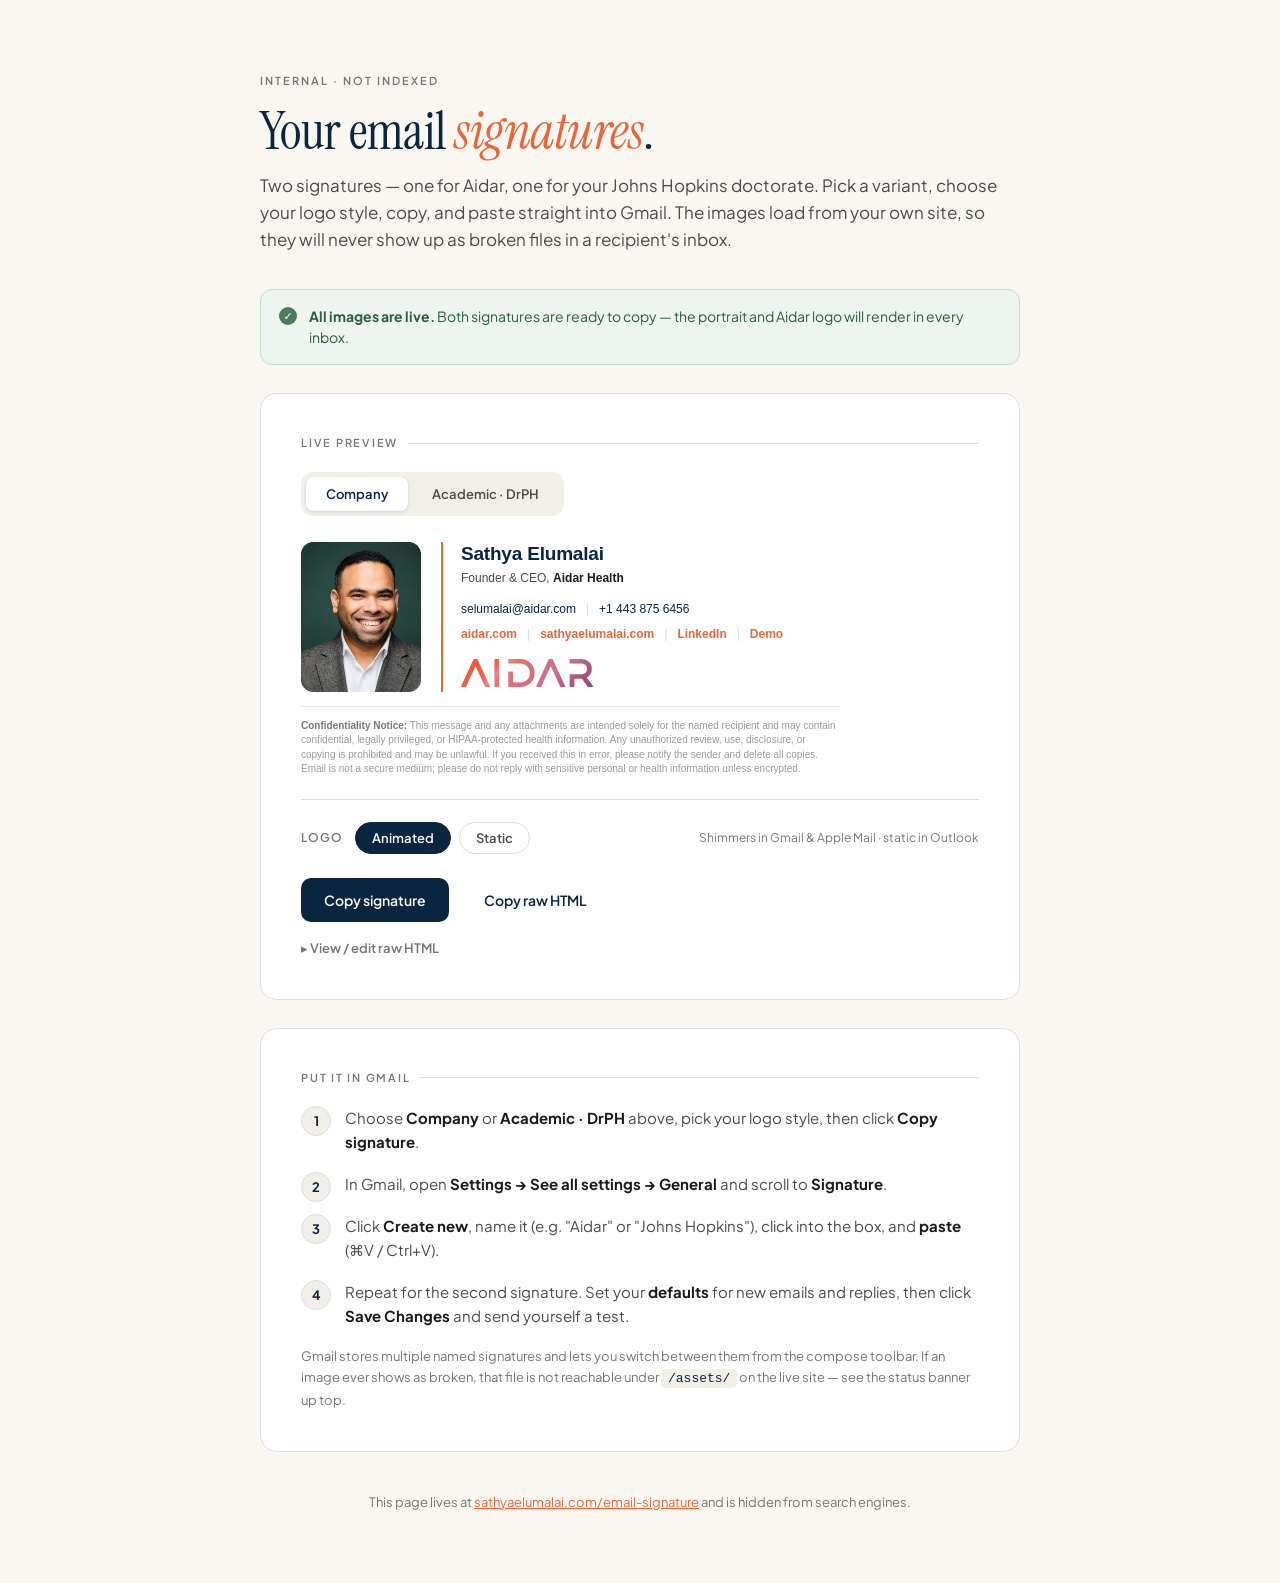
<file: email-signature/index.html>
<!DOCTYPE html>
<html lang="en">
<head>
<meta charset="UTF-8">
<meta name="viewport" content="width=device-width, initial-scale=1.0">
<meta name="robots" content="noindex, nofollow">
<title>Email Signature · Sathya Elumalai</title>
<link rel="preconnect" href="https://fonts.googleapis.com">
<link rel="preconnect" href="https://fonts.gstatic.com" crossorigin>
<link href="https://fonts.googleapis.com/css2?family=Instrument+Serif:ital@0;1&family=Plus+Jakarta+Sans:wght@400;500;600;700&display=swap" rel="stylesheet">
<style>
  /* ---- Page chrome only. The signature itself uses inline, email-safe styles. ---- */
  :root {
    --anchor: #0A2540;
    --pulse:  #E5673A;
    --bone:   #FAF7F2;
    --bone-soft: #F2EFE9;
    --ink:    #1A1A1A;
    --ink-soft: #4B4B4B;
    --ink-muted: #767676;
    --sage:   #4F7A5E;
    --mist:   #D9DEE3;
    --alert:  #B83227;
    --font-display: "Instrument Serif", Georgia, serif;
    --font-body: "Plus Jakarta Sans", -apple-system, BlinkMacSystemFont, system-ui, sans-serif;
  }
  * { box-sizing: border-box; margin: 0; padding: 0; }
  body {
    font-family: var(--font-body);
    background: var(--bone);
    color: var(--ink);
    line-height: 1.6;
    -webkit-font-smoothing: antialiased;
    padding: clamp(24px, 6vw, 72px) clamp(20px, 5vw, 56px);
  }
  .wrap { max-width: 760px; margin: 0 auto; }
  .eyebrow {
    font-size: 11px; letter-spacing: 0.18em; text-transform: uppercase;
    color: var(--ink-muted); font-weight: 600; margin-bottom: 14px;
  }
  h1 {
    font-family: var(--font-display); font-weight: 400;
    font-size: clamp(34px, 5vw, 52px); line-height: 1.08;
    letter-spacing: -0.01em; color: var(--anchor); margin-bottom: 12px;
  }
  h1 em { font-style: italic; color: var(--pulse); }
  .lede { font-size: 17px; color: var(--ink-soft); max-width: 62ch; margin-bottom: 36px; }

  .card {
    background: #fff; border: 1px solid var(--mist); border-radius: 16px;
    padding: clamp(24px, 4vw, 40px); margin-bottom: 28px;
  }
  .card__label {
    font-size: 11px; letter-spacing: 0.16em; text-transform: uppercase;
    color: var(--ink-muted); font-weight: 600; margin-bottom: 20px;
    display: flex; align-items: center; gap: 10px;
  }
  .card__label::after { content: ""; flex: 1; height: 1px; background: var(--mist); }

  /* ---- Hosting status banner ---- */
  .status {
    border-radius: 12px; padding: 16px 18px; margin-bottom: 28px;
    font-size: 14px; display: flex; gap: 12px; align-items: flex-start;
    border: 1px solid; line-height: 1.5;
  }
  .status--checking { background: #FFF8F0; border-color: #F0D9BE; color: #8A5A1F; }
  .status--ok       { background: #EEF5F0; border-color: #C5DCCC; color: #2E5C3E; }
  .status--missing  { background: #FBEEEC; border-color: #E9CCC8; color: #8A2A20; }
  .status b { font-weight: 700; }
  .status code {
    font-family: ui-monospace, "SF Mono", Menlo, monospace; font-size: 12px;
    background: rgba(0,0,0,0.05); padding: 1px 6px; border-radius: 5px;
  }
  .status__dot {
    width: 18px; height: 18px; border-radius: 50%; flex-shrink: 0; margin-top: 1px;
    display: grid; place-items: center; font-size: 11px; font-weight: 700; color: #fff;
  }
  .status--checking .status__dot { background: #C98A3C; }
  .status--ok .status__dot       { background: var(--sage); }
  .status--missing .status__dot  { background: var(--alert); }

  /* ---- Segmented control (signature variant) ---- */
  .seg {
    display: inline-flex; gap: 4px; background: var(--bone-soft);
    padding: 5px; border-radius: 12px; margin-bottom: 26px;
  }
  .seg-opt {
    font-family: var(--font-body); font-size: 13px; font-weight: 600;
    padding: 9px 20px; border-radius: 8px; border: 0; background: transparent;
    color: var(--ink-soft); cursor: pointer; transition: all 160ms ease;
  }
  .seg-opt:hover { color: var(--anchor); }
  .seg-opt.is-active { background: #fff; color: var(--anchor); box-shadow: 0 1px 3px rgba(10,37,64,0.14); }

  /* ---- Logo style toggle ---- */
  .logo-toggle {
    display: flex; align-items: center; gap: 8px; margin-top: 22px;
    padding-top: 22px; border-top: 1px solid var(--mist); flex-wrap: wrap;
  }
  .logo-toggle__label {
    font-size: 12px; font-weight: 600; color: var(--ink-muted);
    letter-spacing: 0.08em; text-transform: uppercase; margin-right: 4px;
  }
  .logo-opt {
    font-family: var(--font-body); font-size: 13px; font-weight: 600;
    padding: 7px 16px; border-radius: 999px; cursor: pointer;
    border: 1px solid var(--mist); background: transparent; color: var(--ink-soft);
    transition: all 160ms ease;
  }
  .logo-opt:hover { border-color: var(--ink-muted); }
  .logo-opt.is-active { background: var(--anchor); color: var(--bone); border-color: var(--anchor); }
  .logo-note { font-size: 12px; color: var(--ink-muted); margin-left: auto; }

  /* ---- Buttons ---- */
  .actions { display: flex; flex-wrap: wrap; gap: 12px; margin-top: 24px; }
  button.act {
    font-family: var(--font-body); font-size: 14px; font-weight: 600;
    border-radius: 10px; padding: 12px 22px; cursor: pointer; border: 1px solid transparent;
    transition: transform 180ms cubic-bezier(0.16,1,0.3,1), background 180ms, color 180ms;
  }
  button.act:active { transform: scale(0.98); }
  .btn--primary { background: var(--anchor); color: var(--bone); }
  .btn--primary:hover { background: #06192c; }
  .btn--ghost { background: transparent; color: var(--anchor); border-color: var(--mist); }
  .btn--ghost:hover { border-color: var(--anchor); }
  .btn--primary.is-done { background: var(--sage); }

  /* ---- Raw HTML reveal ---- */
  details { margin-top: 16px; }
  summary {
    cursor: pointer; font-size: 13px; font-weight: 600; color: var(--ink-muted);
    list-style: none; user-select: none;
  }
  summary::-webkit-details-marker { display: none; }
  summary::before { content: "▸ "; }
  details[open] summary::before { content: "▾ "; }
  textarea {
    width: 100%; min-height: 220px; margin-top: 14px; padding: 16px;
    font-family: ui-monospace, "SF Mono", Menlo, monospace; font-size: 12px; line-height: 1.6;
    border: 1px solid var(--mist); border-radius: 10px; resize: vertical; color: var(--ink-soft);
    background: var(--bone-soft);
  }

  /* ---- Setup steps ---- */
  ol.steps { counter-reset: step; list-style: none; }
  ol.steps li {
    position: relative; padding-left: 44px; margin-bottom: 18px; font-size: 15px; color: var(--ink-soft);
  }
  ol.steps li::before {
    counter-increment: step; content: counter(step);
    position: absolute; left: 0; top: 0; width: 28px; height: 28px;
    background: var(--bone-soft); border: 1px solid var(--mist); border-radius: 50%;
    display: grid; place-items: center; font-size: 13px; font-weight: 700; color: var(--anchor);
  }
  ol.steps strong { color: var(--ink); }
  ol.steps code, p code {
    font-family: ui-monospace, "SF Mono", Menlo, monospace; font-size: 13px;
    background: var(--bone-soft); padding: 2px 7px; border-radius: 5px; color: var(--anchor);
  }
  .foot { font-size: 13px; color: var(--ink-muted); margin-top: 40px; text-align: center; }
  .foot a { color: var(--pulse); }
</style>
</head>
<body>
<div class="wrap">

  <p class="eyebrow">Internal · Not indexed</p>
  <h1>Your email <em>signatures</em>.</h1>
  <p class="lede">Two signatures — one for Aidar, one for your Johns Hopkins doctorate. Pick a variant, choose your logo style, copy, and paste straight into Gmail. The images load from your own site, so they will never show up as broken files in a recipient's inbox.</p>

  <!-- Live hosting check: tells you instantly whether the images resolve -->
  <div class="status status--checking" id="status" role="status" aria-live="polite">
    <span class="status__dot" id="statusDot">…</span>
    <div id="statusText">Checking whether your signature images are live on the server…</div>
  </div>

  <!-- ====================== SIGNATURE PREVIEW ====================== -->
  <div class="card">
    <p class="card__label">Live preview</p>

    <!-- Signature variant switch -->
    <div class="seg" role="radiogroup" aria-label="Signature type">
      <button type="button" class="seg-opt is-active" data-variant="company" role="radio" aria-checked="true">Company</button>
      <button type="button" class="seg-opt" data-variant="academic" role="radio" aria-checked="false">Academic · DrPH</button>
    </div>

    <!-- The exact markup that gets copied. Table-based + inline styles = email-client safe. -->
    <div id="signature">

      <!-- ---------- COMPANY VARIANT ---------- -->
      <div class="sig-block" data-variant="company">
        <table cellpadding="0" cellspacing="0" border="0" role="presentation" style="font-family: -apple-system, BlinkMacSystemFont, 'Segoe UI', Roboto, 'Helvetica Neue', Arial, sans-serif; color: #1A1A1A; border-collapse: collapse;">
          <tr>
            <td style="vertical-align: top; padding: 0 20px 0 0;">
              <img src="/assets/sathya-portrait-tall.png" alt="Sathya Elumalai" width="120" height="150" style="display: block; width: 120px; height: 150px; border: 0; outline: none; text-decoration: none;">
            </td>
            <td style="vertical-align: top; padding: 1px 0 1px 18px; border-left: 2px solid #E5673A;">
              <div style="font-family: -apple-system, BlinkMacSystemFont, 'Segoe UI', Roboto, 'Helvetica Neue', Arial, sans-serif; font-size: 19px; font-weight: 700; letter-spacing: -0.2px; color: #0A2540; line-height: 1.2;">Sathya Elumalai</div>
              <div style="font-family: -apple-system, BlinkMacSystemFont, 'Segoe UI', Roboto, 'Helvetica Neue', Arial, sans-serif; font-size: 12px; color: #4B4B4B; padding-top: 3px;">Founder &amp; CEO, <strong style="color: #1A1A1A;">Aidar Health</strong></div>
              <div style="font-family: -apple-system, BlinkMacSystemFont, 'Segoe UI', Roboto, 'Helvetica Neue', Arial, sans-serif; font-size: 12px; padding-top: 11px; line-height: 1.7;">
                <a href="mailto:selumalai@aidar.com" style="color: #0A2540; text-decoration: none;">selumalai@aidar.com</a>
                <span style="color: #D9DEE3;">&nbsp;&nbsp;|&nbsp;&nbsp;</span>
                <a href="tel:+14438756456" style="color: #0A2540; text-decoration: none;">+1 443 875 6456</a>
              </div>
              <div style="font-family: -apple-system, BlinkMacSystemFont, 'Segoe UI', Roboto, 'Helvetica Neue', Arial, sans-serif; font-size: 12px; padding-top: 5px; line-height: 1.7;">
                <a href="https://www.aidar.com" style="color: #E5673A; text-decoration: none; font-weight: 600;">aidar.com</a>
                <span style="color: #D9DEE3;">&nbsp;&nbsp;|&nbsp;&nbsp;</span>
                <a href="https://www.sathyaelumalai.com" style="color: #E5673A; text-decoration: none; font-weight: 600;">sathyaelumalai.com</a>
                <span style="color: #D9DEE3;">&nbsp;&nbsp;|&nbsp;&nbsp;</span>
                <a href="https://www.linkedin.com/in/sathyaelumalai" style="color: #E5673A; text-decoration: none; font-weight: 600;">LinkedIn</a>
                <span style="color: #D9DEE3;">&nbsp;&nbsp;|&nbsp;&nbsp;</span>
                <a href="https://youtu.be/l9KVmZAAGaM" style="color: #E5673A; text-decoration: none; font-weight: 600;">Demo</a>
              </div>
              <div style="padding-top: 14px;">
                <img class="logoImg" src="/assets/aidar-logo-email-animated.gif" alt="Aidar Health" width="132" height="28" style="display: block; width: 132px; height: 28px; border: 0; outline: none;">
              </div>
            </td>
          </tr>
        </table>
        <div style="font-family: -apple-system, BlinkMacSystemFont, 'Segoe UI', Roboto, 'Helvetica Neue', Arial, sans-serif; font-size: 10px; line-height: 1.45; color: #9A9A9A; max-width: 540px; padding-top: 12px; margin-top: 14px; border-top: 1px solid #E7E7E7;"><strong style="color: #767676;">Confidentiality Notice:</strong> This message and any attachments are intended solely for the named recipient and may contain confidential, legally privileged, or HIPAA-protected health information. Any unauthorized review, use, disclosure, or copying is prohibited and may be unlawful. If you received this in error, please notify the sender and delete all copies. Email is not a secure medium; please do not reply with sensitive personal or health information unless encrypted.</div>
      </div>

      <!-- ---------- ACADEMIC / DrPH VARIANT ---------- -->
      <div class="sig-block" data-variant="academic" hidden>
        <table cellpadding="0" cellspacing="0" border="0" role="presentation" style="font-family: -apple-system, BlinkMacSystemFont, 'Segoe UI', Roboto, 'Helvetica Neue', Arial, sans-serif; color: #1A1A1A; border-collapse: collapse;">
          <tr>
            <td style="vertical-align: top; padding: 0 20px 0 0;">
              <img src="/assets/sathya-portrait-tall.png" alt="Sathya Elumalai" width="120" height="150" style="display: block; width: 120px; height: 150px; border: 0; outline: none; text-decoration: none;">
            </td>
            <td style="vertical-align: top; padding: 1px 0 1px 18px; border-left: 2px solid #E5673A;">
              <div style="font-family: -apple-system, BlinkMacSystemFont, 'Segoe UI', Roboto, 'Helvetica Neue', Arial, sans-serif; font-size: 19px; font-weight: 700; letter-spacing: -0.2px; color: #0A2540; line-height: 1.2;">Sathya Elumalai</div>
              <div style="font-family: -apple-system, BlinkMacSystemFont, 'Segoe UI', Roboto, 'Helvetica Neue', Arial, sans-serif; font-size: 12px; color: #4B4B4B; padding-top: 3px; line-height: 1.45;"><strong style="color: #1A1A1A;">DrPH Candidate</strong> &middot; Johns Hopkins Bloomberg School of Public Health</div>
              <div style="font-family: -apple-system, BlinkMacSystemFont, 'Segoe UI', Roboto, 'Helvetica Neue', Arial, sans-serif; font-size: 12px; color: #4B4B4B; padding-top: 2px;">Founder &amp; CEO, <strong style="color: #1A1A1A;">Aidar Health</strong></div>
              <div style="font-family: -apple-system, BlinkMacSystemFont, 'Segoe UI', Roboto, 'Helvetica Neue', Arial, sans-serif; font-size: 12px; padding-top: 11px; line-height: 1.7;">
                <a href="mailto:selumal1@jh.edu" style="color: #0A2540; text-decoration: none;">selumal1@jh.edu</a>
                <span style="color: #D9DEE3;">&nbsp;&nbsp;|&nbsp;&nbsp;</span>
                <a href="tel:+14438756456" style="color: #0A2540; text-decoration: none;">+1 443 875 6456</a>
              </div>
              <div style="font-family: -apple-system, BlinkMacSystemFont, 'Segoe UI', Roboto, 'Helvetica Neue', Arial, sans-serif; font-size: 12px; padding-top: 5px; line-height: 1.7;">
                <a href="https://www.aidar.com" style="color: #E5673A; text-decoration: none; font-weight: 600;">aidar.com</a>
                <span style="color: #D9DEE3;">&nbsp;&nbsp;|&nbsp;&nbsp;</span>
                <a href="https://www.sathyaelumalai.com" style="color: #E5673A; text-decoration: none; font-weight: 600;">sathyaelumalai.com</a>
                <span style="color: #D9DEE3;">&nbsp;&nbsp;|&nbsp;&nbsp;</span>
                <a href="https://www.linkedin.com/in/sathyaelumalai" style="color: #E5673A; text-decoration: none; font-weight: 600;">LinkedIn</a>
                <span style="color: #D9DEE3;">&nbsp;&nbsp;|&nbsp;&nbsp;</span>
                <a href="https://youtu.be/l9KVmZAAGaM" style="color: #E5673A; text-decoration: none; font-weight: 600;">Demo</a>
              </div>
              <div style="padding-top: 14px;">
                <img class="logoImg" src="/assets/aidar-logo-email-animated.gif" alt="Aidar Health" width="132" height="28" style="display: block; width: 132px; height: 28px; border: 0; outline: none;">
              </div>
            </td>
          </tr>
        </table>
        <div style="font-family: -apple-system, BlinkMacSystemFont, 'Segoe UI', Roboto, 'Helvetica Neue', Arial, sans-serif; font-size: 10px; line-height: 1.45; color: #9A9A9A; max-width: 540px; padding-top: 12px; margin-top: 14px; border-top: 1px solid #E7E7E7;"><strong style="color: #767676;">Confidentiality Notice:</strong> This message and any attachments are intended solely for the named recipient and may contain confidential, legally privileged, or HIPAA-protected health information. Any unauthorized review, use, disclosure, or copying is prohibited and may be unlawful. If you received this in error, please notify the sender and delete all copies. Email is not a secure medium; please do not reply with sensitive personal or health information unless encrypted.</div>
      </div>

    </div>

    <div class="logo-toggle" role="radiogroup" aria-label="Logo style">
      <span class="logo-toggle__label">Logo</span>
      <button type="button" class="logo-opt is-active" data-logo="animated" role="radio" aria-checked="true">Animated</button>
      <button type="button" class="logo-opt" data-logo="static" role="radio" aria-checked="false">Static</button>
      <span class="logo-note" id="logoNote">Shimmers in Gmail &amp; Apple Mail · static in Outlook</span>
    </div>

    <div class="actions">
      <button class="act btn--primary" id="copyBtn">Copy signature</button>
      <button class="act btn--ghost" id="copyHtmlBtn">Copy raw HTML</button>
    </div>

    <details>
      <summary>View / edit raw HTML</summary>
      <textarea id="rawHtml" spellcheck="false" readonly></textarea>
    </details>
  </div>

  <!-- ====================== SETUP STEPS ====================== -->
  <div class="card">
    <p class="card__label">Put it in Gmail</p>
    <ol class="steps">
      <li>Choose <strong>Company</strong> or <strong>Academic · DrPH</strong> above, pick your logo style, then click <strong>Copy signature</strong>.</li>
      <li>In Gmail, open <strong>Settings → See all settings → General</strong> and scroll to <strong>Signature</strong>.</li>
      <li>Click <strong>Create new</strong>, name it (e.g. "Aidar" or "Johns Hopkins"), click into the box, and <strong>paste</strong> (⌘V / Ctrl+V).</li>
      <li>Repeat for the second signature. Set your <strong>defaults</strong> for new emails and replies, then click <strong>Save Changes</strong> and send yourself a test.</li>
    </ol>
    <p style="font-size: 13px; color: var(--ink-muted); margin-top: 8px;">Gmail stores multiple named signatures and lets you switch between them from the compose toolbar. If an image ever shows as broken, that file is not reachable under <code>/assets/</code> on the live site — see the status banner up top.</p>
  </div>

  <p class="foot">This page lives at <a href="https://www.sathyaelumalai.com/email-signature">sathyaelumalai.com/email-signature</a> and is hidden from search engines.</p>

</div>

<script>
  // The production origin the copied signature must point at (email needs absolute URLs).
  const ABSOLUTE_BASE = "https://www.sathyaelumalai.com";

  const ASSETS = {
    portrait: "/assets/sathya-portrait-tall.png",
    logoAnimated: "/assets/aidar-logo-email-animated.gif",
    logoStatic: "/assets/aidar-logo-email.png"
  };

  // ---- Plain-text fallback per variant (for clients that ignore the HTML part) ----
  const PLAIN = {
    company: [
      "Sathya Elumalai",
      "Founder & CEO, Aidar Health",
      "selumalai@aidar.com | +1 443 875 6456",
      "aidar.com | sathyaelumalai.com | linkedin.com/in/sathyaelumalai | Demo: youtu.be/l9KVmZAAGaM",
      "",
      "Confidentiality Notice: This message and any attachments are intended solely for the named recipient and may contain confidential, legally privileged, or HIPAA-protected health information. Any unauthorized review, use, disclosure, or copying is prohibited and may be unlawful. If you received this in error, please notify the sender and delete all copies. Email is not a secure medium; please do not reply with sensitive personal or health information unless encrypted."
    ].join("\n"),
    academic: [
      "Sathya Elumalai",
      "DrPH Candidate · Johns Hopkins Bloomberg School of Public Health",
      "Founder & CEO, Aidar Health",
      "selumal1@jh.edu | +1 443 875 6456",
      "aidar.com | sathyaelumalai.com | linkedin.com/in/sathyaelumalai | Demo: youtu.be/l9KVmZAAGaM",
      "",
      "Confidentiality Notice: This message and any attachments are intended solely for the named recipient and may contain confidential, legally privileged, or HIPAA-protected health information. Any unauthorized review, use, disclosure, or copying is prohibited and may be unlawful. If you received this in error, please notify the sender and delete all copies. Email is not a secure medium; please do not reply with sensitive personal or health information unless encrypted."
    ].join("\n")
  };

  let currentVariant = "company";
  const rawTa = document.getElementById("rawHtml");

  function activeBlock() { return document.querySelector('.sig-block[data-variant="' + currentVariant + '"]'); }

  // Take the active variant's markup and rewrite root-relative /assets/ paths to
  // absolute https:// URLs so the signature renders in any inbox.
  function getSigHtml() {
    return activeBlock().innerHTML
      .replace(/src="\/assets\//g, 'src="' + ABSOLUTE_BASE + '/assets/')
      .trim();
  }

  function syncRaw() { rawTa.value = getSigHtml(); }

  // ---- Rich copy: writes both text/html and text/plain to the clipboard ----
  async function copyRich() {
    const html = getSigHtml();
    try {
      await navigator.clipboard.write([
        new ClipboardItem({
          "text/html": new Blob([html], { type: "text/html" }),
          "text/plain": new Blob([PLAIN[currentVariant]], { type: "text/plain" })
        })
      ]);
      return true;
    } catch (e) {
      // Fallback: select the rendered node and use execCommand
      try {
        const range = document.createRange();
        range.selectNode(activeBlock());
        const sel = window.getSelection();
        sel.removeAllRanges();
        sel.addRange(range);
        const ok = document.execCommand("copy");
        sel.removeAllRanges();
        return ok;
      } catch (e2) { return false; }
    }
  }

  // ---- Variant switch (Company vs Academic) ----
  document.querySelectorAll(".seg-opt").forEach((btn) => {
    btn.addEventListener("click", () => {
      currentVariant = btn.dataset.variant;
      document.querySelectorAll(".seg-opt").forEach((b) => {
        const on = b === btn;
        b.classList.toggle("is-active", on);
        b.setAttribute("aria-checked", on ? "true" : "false");
      });
      document.querySelectorAll(".sig-block").forEach((block) => {
        block.hidden = block.dataset.variant !== currentVariant;
      });
      syncRaw();
    });
  });

  // ---- Logo style toggle (animated GIF vs static PNG) — applies to both variants ----
  const logoNote = document.getElementById("logoNote");
  document.querySelectorAll(".logo-opt").forEach((btn) => {
    btn.addEventListener("click", () => {
      document.querySelectorAll(".logo-opt").forEach((b) => {
        const on = b === btn;
        b.classList.toggle("is-active", on);
        b.setAttribute("aria-checked", on ? "true" : "false");
      });
      const animated = btn.dataset.logo === "animated";
      const src = animated ? ASSETS.logoAnimated : ASSETS.logoStatic;
      document.querySelectorAll("img.logoImg").forEach((img) => { img.src = src; });
      logoNote.textContent = animated
        ? "Shimmers in Gmail & Apple Mail · static in Outlook"
        : "Identical everywhere · lighter file";
      syncRaw();
    });
  });

  function flash(btn, msg) {
    const original = btn.textContent;
    btn.textContent = msg;
    btn.classList.add("is-done");
    setTimeout(() => { btn.textContent = original; btn.classList.remove("is-done"); }, 2200);
  }

  document.getElementById("copyBtn").addEventListener("click", async (e) => {
    const ok = await copyRich();
    const name = currentVariant === "company" ? "Company" : "Academic";
    flash(e.currentTarget, ok ? "✓ " + name + " copied — paste into Gmail" : "Press ⌘C to copy");
  });

  document.getElementById("copyHtmlBtn").addEventListener("click", async (e) => {
    try {
      await navigator.clipboard.writeText(getSigHtml());
      flash(e.currentTarget, "✓ HTML copied");
    } catch (err) {
      rawTa.closest("details").open = true;
      rawTa.select();
      flash(e.currentTarget, "Select & copy below");
    }
  });

  // ---- Live hosting check: probe the image URLs and report ----
  function probe(url) {
    return new Promise((resolve) => {
      const img = new Image();
      img.onload = () => resolve(true);
      img.onerror = () => resolve(false);
      img.src = url + "?t=" + (performance.now() | 0); // cache-bust
    });
  }

  (async () => {
    const status = document.getElementById("status");
    const dot = document.getElementById("statusDot");
    const text = document.getElementById("statusText");
    const checks = [
      ["assets/sathya-portrait-tall.png", ASSETS.portrait],
      ["assets/aidar-logo-email-animated.gif", ASSETS.logoAnimated],
      ["assets/aidar-logo-email.png", ASSETS.logoStatic]
    ];
    const results = await Promise.all(checks.map(([, url]) => probe(url)));
    const missing = checks.filter((_, i) => !results[i]).map(([name]) => "<code>" + name + "</code>");

    status.classList.remove("status--checking");
    if (missing.length === 0) {
      status.classList.add("status--ok");
      dot.textContent = "✓";
      text.innerHTML = "<b>All images are live.</b> Both signatures are ready to copy — the portrait and Aidar logo will render in every inbox.";
    } else {
      status.classList.add("status--missing");
      dot.textContent = "!";
      text.innerHTML = "<b>Not reachable yet:</b> " + missing.join(", ") +
        ". Make sure " + (missing.length > 1 ? "these files are" : "this file is") +
        " in the site's <code>/assets/</code> folder and pushed to GitHub. Until then, " +
        (missing.length > 1 ? "they" : "it") + " will show as a broken image in email.";
    }
  })();

  // Initial render
  syncRaw();
</script>
</body>
</html>
</file>
